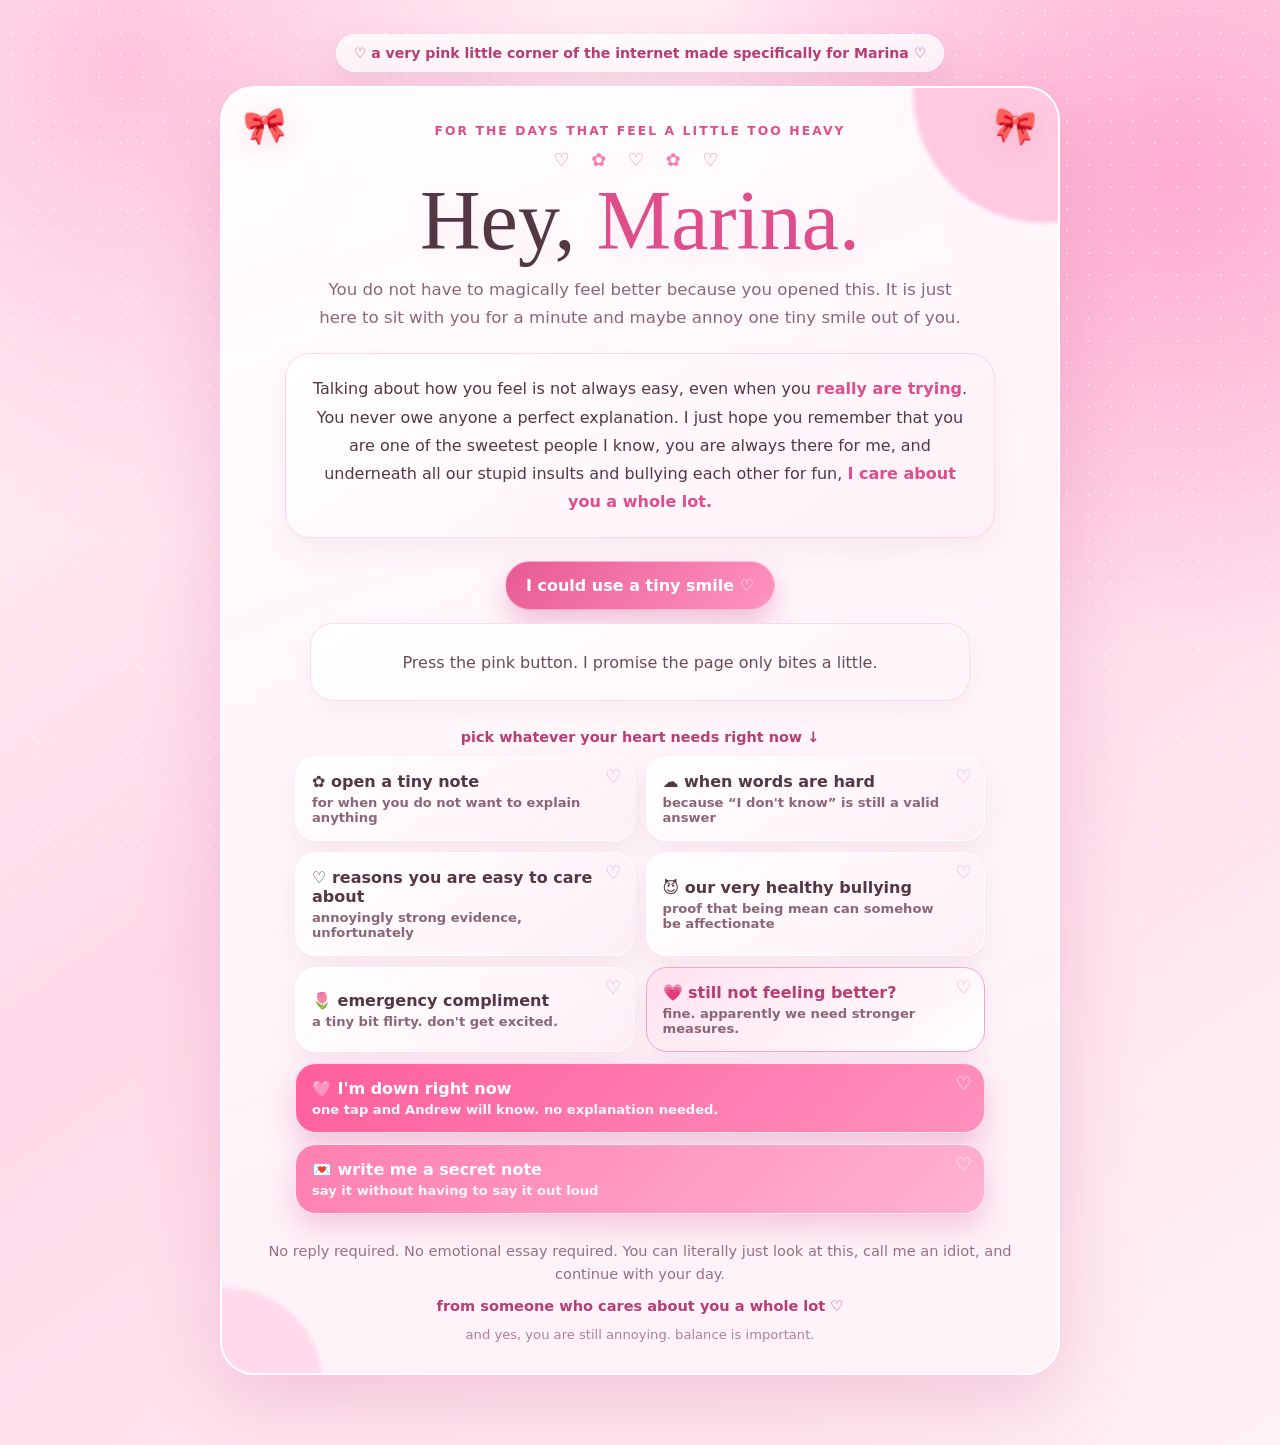
<file: index.html>
<!doctype html>
<html lang="en">
<head>
<meta charset="utf-8">
<meta name="viewport" content="width=device-width,initial-scale=1">
<meta name="theme-color" content="#ff7fb1">
<title>For Marina ♡</title>
<style>
:root{
  --pink:#ff78ad;--pink2:#ff9fc7;--pink3:#ffd3e6;--hot:#df4d8b;
  --berry:#b83d73;--ink:#533744;--muted:#8b6677;--white:rgba(255,255,255,.88);
  --line:rgba(223,77,139,.18);--shadow:0 24px 80px rgba(183,61,115,.20)
}
*{box-sizing:border-box}html{scroll-behavior:smooth}
body{
  margin:0;min-height:100vh;font-family:Inter,ui-rounded,system-ui,-apple-system,"Segoe UI",sans-serif;color:var(--ink);
  background:
    radial-gradient(circle at 10% 5%,#ffc4dc 0,transparent 26%),
    radial-gradient(circle at 92% 12%,#ffadd1 0,transparent 28%),
    radial-gradient(circle at 50% 100%,#ffe6f0 0,transparent 34%),
    linear-gradient(145deg,#fff6fb 0%,#ffd9e9 46%,#fff1f7 100%);
  overflow-x:hidden
}
body:before{content:"";position:fixed;inset:0;pointer-events:none;opacity:.45;background-image:radial-gradient(#fff 1.3px,transparent 1.3px);background-size:22px 22px;z-index:0}
.bg{position:fixed;inset:0;pointer-events:none;overflow:hidden;z-index:0}
.float{position:absolute;bottom:-70px;color:rgba(235,79,143,.34);filter:drop-shadow(0 4px 8px rgba(188,62,116,.08));animation:up linear infinite}
@keyframes up{to{transform:translateY(-125vh) rotate(35deg);opacity:0}}
.wrap{position:relative;z-index:1;width:min(840px,calc(100% - 24px));margin:auto;padding:34px 0 70px}
.pill{width:max-content;max-width:100%;margin:0 auto 14px;padding:10px 17px;border:1px solid #fff;border-radius:999px;background:rgba(255,255,255,.78);box-shadow:0 10px 28px rgba(171,68,114,.12);font-size:.88rem;color:var(--berry);text-align:center;font-weight:800}
.card{position:relative;overflow:hidden;border:2px solid rgba(255,255,255,.93);border-radius:34px;background:linear-gradient(160deg,rgba(255,255,255,.93),rgba(255,241,248,.89));backdrop-filter:blur(16px);box-shadow:var(--shadow);padding:36px 27px 28px}
.card:before,.card:after{content:"";position:absolute;border-radius:50%;filter:blur(2px);opacity:.72}.card:before{width:260px;height:260px;right:-115px;top:-125px;background:#ffb7d5}.card:after{width:190px;height:190px;left:-90px;bottom:-105px;background:#ffd0e4}.card>*{position:relative;z-index:2}
.ribbon{position:absolute!important;z-index:3!important;top:18px;right:22px;font-size:2.15rem;transform:rotate(8deg);filter:drop-shadow(0 7px 12px rgba(190,64,117,.15));animation:bob 2.8s ease-in-out infinite}.ribbon.left{right:auto;left:22px;transform:rotate(-8deg);animation-delay:.7s}@keyframes bob{50%{transform:translateY(-5px) rotate(5deg)}}
.kicker{text-align:center;color:var(--hot);font-size:.77rem;font-weight:900;letter-spacing:.17em;text-transform:uppercase}.hearts{text-align:center;letter-spacing:8px;margin:11px 0;color:var(--pink);font-size:1.12rem;animation:pulse 2.4s ease-in-out infinite}@keyframes pulse{50%{transform:scale(1.06)}}
h1{text-align:center;font-family:Georgia,"Times New Roman",serif;font-size:clamp(2.8rem,8vw,5.25rem);font-weight:500;line-height:.95;margin:8px 0 15px;text-shadow:0 7px 22px rgba(215,79,137,.10)}h1 span{color:var(--hot)}
.sub{text-align:center;max-width:660px;margin:0 auto;color:var(--muted);font-size:1.04rem;line-height:1.67}
.letter{max-width:710px;margin:22px auto 0;padding:21px 20px;border-radius:25px;background:linear-gradient(145deg,#fff,#fff0f7);border:1px solid var(--line);box-shadow:0 12px 28px rgba(183,61,115,.08);font-size:1rem;line-height:1.76;text-align:center}.letter strong{color:var(--hot)}
.actions{display:flex;justify-content:center;gap:11px;flex-wrap:wrap;margin:23px 0 13px}
button{font:inherit;font-weight:850;border:0;border-radius:999px;padding:14px 20px;cursor:pointer;transition:.18s ease}
.primary{color:white;background:linear-gradient(135deg,#e85a94,#ff94bf);box-shadow:0 13px 28px rgba(211,71,131,.32);border:1px solid rgba(255,255,255,.45)}
.secondary{color:var(--berry);background:#fff;border:1px solid var(--line);box-shadow:0 9px 22px rgba(145,78,107,.08)}button:hover{transform:translateY(-2px) scale(1.01)}button:active{transform:scale(.98)}
.response{max-width:660px;min-height:78px;margin:10px auto 0;border-radius:23px;padding:17px 18px;background:linear-gradient(145deg,#fff,#fff5fa);border:1px solid var(--line);display:grid;place-items:center;text-align:center;line-height:1.58;color:#694c5a;box-shadow:0 9px 22px rgba(187,65,116,.06)}.response.pop{animation:pop .32s ease}@keyframes pop{50%{transform:scale(1.025)}}
.menuTitle{text-align:center;margin:28px 0 11px;font-size:.9rem;color:var(--berry);font-weight:900}.menu{display:grid;grid-template-columns:repeat(2,1fr);gap:11px;max-width:690px;margin:0 auto}
.menu button{min-height:68px;text-align:left;padding:15px 16px;border-radius:21px;background:linear-gradient(145deg,rgba(255,255,255,.95),rgba(255,239,247,.94));border:1px solid rgba(255,255,255,.98);box-shadow:0 10px 24px rgba(167,69,111,.09);color:var(--ink);font-weight:900;position:relative;overflow:hidden}
.menu button:after{content:"♡";position:absolute;right:12px;top:9px;color:#f3a0c1;font-size:1.15rem}.menu button span{display:block;color:var(--muted);font-weight:550;font-size:.82rem;margin-top:4px;padding-right:16px}.menu button:hover{background:#fff;box-shadow:0 13px 28px rgba(173,67,114,.14)}.menu .danger{background:linear-gradient(145deg,#ffe2ee,#fff);border:1px solid #efa7c4;color:var(--berry)}
.menu .down{grid-column:1/-1;background:linear-gradient(135deg,#ff5f9c,#ff91bd);color:#fff;border:1px solid rgba(255,255,255,.75);box-shadow:0 13px 30px rgba(208,65,127,.27)}.menu .down span{color:#fff5fa}.menu .down:after{content:"♡";color:#fff}.menu .down:hover{background:linear-gradient(135deg,#f45190,#ff82b3);color:#fff}.menu .down:hover span{color:#fff5fa}.menu .down.sent{background:linear-gradient(135deg,#f28eb7,#ffc2d9)}
.menu .secret{grid-column:1/-1;background:linear-gradient(135deg,#ff7faf,#ffb3d0);color:#fff;border:1px solid rgba(255,255,255,.75);box-shadow:0 13px 30px rgba(208,65,127,.25)}.menu .secret span{color:#fff4f9}.menu .secret:after{color:#fff}.menu .secret:hover{background:linear-gradient(135deg,#ff6fa8,#ffa8cd);color:#fff}.menu .secret:hover span{color:#fff4f9}.menu .secret:hover:after{color:#fff}
.footer{text-align:center;margin-top:25px;color:#967080;font-size:.91rem;line-height:1.6}.sign{margin-top:8px;color:var(--berry);font-weight:900}.tinytease{font-size:.82rem;margin-top:7px;color:#aa8294}
.burst{position:fixed;z-index:35;pointer-events:none;animation:burst 850ms ease forwards}@keyframes burst{to{transform:translate(var(--x),var(--y)) scale(1.65) rotate(20deg);opacity:0}}
.modal{position:fixed;inset:0;z-index:20;display:none;align-items:center;justify-content:center;padding:18px;background:rgba(94,43,67,.34);backdrop-filter:blur(9px)}.modal.show{display:flex;animation:fadeBg .2s ease}@keyframes fadeBg{from{opacity:0}}
.modalCard{position:relative;width:min(570px,100%);max-height:min(84vh,760px);overflow:auto;border-radius:30px;padding:29px 23px 23px;background:linear-gradient(150deg,#fff,#ffeefa);border:2px solid #fff;box-shadow:0 30px 95px rgba(102,45,71,.28);animation:modalIn .25s ease}@keyframes modalIn{from{opacity:0;transform:translateY(12px) scale(.97)}}
.close{position:absolute;right:13px;top:12px;width:39px;height:39px;padding:0;border-radius:50%;background:#fff;color:var(--hot);border:1px solid var(--line);font-size:1.16rem;box-shadow:0 6px 15px rgba(169,67,111,.08)}
.modalIcon{text-align:center;font-size:2.25rem;margin:2px 0 7px}.modalCard h2{text-align:center;margin:0 36px 10px;font-family:Georgia,"Times New Roman",serif;font-weight:500;font-size:2rem;color:var(--hot)}.modalBody{color:#6b4c5c;line-height:1.7;text-align:center}.modalBody p{margin:10px 0}.modalBody strong{color:var(--hot)}
.tags{display:flex;flex-wrap:wrap;justify-content:center;gap:9px;margin-top:15px}.tag{padding:9px 12px;border-radius:999px;background:#fff;border:1px solid var(--line);box-shadow:0 6px 16px rgba(150,78,108,.06);font-size:.9rem;color:var(--ink)}.quoteBox{margin-top:14px;padding:16px;border-radius:20px;background:#fff;border:1px solid var(--line);color:#654956;box-shadow:0 8px 18px rgba(178,66,115,.06)}.modalAction{margin-top:16px}.modalAction button{width:100%}
.arena{position:relative;height:195px;margin-top:14px;border-radius:20px;background:repeating-linear-gradient(135deg,rgba(239,130,173,.08),rgba(239,130,173,.08) 10px,rgba(255,255,255,.66) 10px,rgba(255,255,255,.66) 20px);border:1px dashed rgba(201,79,130,.28);overflow:hidden}.runaway{position:absolute;left:50%;top:50%;transform:translate(-50%,-50%);white-space:nowrap;background:#fff;color:var(--hot);border:1px solid #efabc5;box-shadow:0 9px 20px rgba(157,78,113,.13);touch-action:none}.harder{margin:12px auto 0;min-height:60px;padding:13px;border-radius:18px;background:#fff;border:1px solid var(--line);display:grid;place-items:center;color:#694c59;line-height:1.5}.emergency{display:none;margin:13px auto 0;padding:16px;border-radius:19px;background:linear-gradient(135deg,#fff,#ffeaf4);border:1px solid #efb3ca;line-height:1.65}.emergency.show{display:block;animation:fade .35s ease}@keyframes fade{from{opacity:0;transform:translateY(7px)}}
.secretIntro{padding:14px;border-radius:19px;background:#fff4f9;border:1px solid var(--line);margin-bottom:14px}.feelForm{text-align:left}.feelForm label{display:block;font-size:.88rem;font-weight:900;color:var(--berry);margin:12px 0 7px}.feelForm textarea{width:100%;min-height:150px;resize:vertical;border:1.5px solid #efb0ca;border-radius:18px;padding:14px 15px;background:#fff;color:var(--ink);font:inherit;line-height:1.55;outline:none;box-shadow:inset 0 2px 7px rgba(181,65,113,.04)}.feelForm textarea:focus{border-color:#e96a9d;box-shadow:0 0 0 4px rgba(239,130,173,.12)}.choiceWrap{display:grid;grid-template-columns:1fr 1fr;gap:10px}.choice{position:relative}.choice input{position:absolute;opacity:0;pointer-events:none}.choice label{margin:0;padding:13px 11px;border-radius:17px;border:1px solid var(--line);background:#fff;text-align:center;color:var(--ink);font-size:.88rem;cursor:pointer;transition:.18s}.choice input:checked+label{background:linear-gradient(135deg,#ff8cb9,#ffb7d2);color:#fff;border-color:#ff8cb9;box-shadow:0 9px 20px rgba(204,72,129,.18)}.sendBtn{width:100%;margin-top:14px}.formStatus{min-height:24px;margin-top:11px;text-align:center;font-size:.9rem;color:var(--muted)}.privacy{font-size:.78rem;color:#9a7888;text-align:center;margin-top:11px;line-height:1.45}
@media(max-width:650px){.wrap{padding-top:24px}.card{padding:30px 15px 23px;border-radius:27px}.ribbon{font-size:1.7rem;top:15px;right:13px}.ribbon.left{left:13px}.actions button{width:100%}.menu{grid-template-columns:1fr}.menu .secret,.menu .down{grid-column:auto}.letter{padding:18px}.pill{font-size:.8rem}.modalCard{padding:27px 16px 19px}.modalCard h2{font-size:1.72rem}.arena{height:205px}.choiceWrap{grid-template-columns:1fr}}
</style>
</head>
<body>
<div class="bg" id="bg"></div>
<main class="wrap">
  <div class="pill">♡ a very pink little corner of the internet made specifically for Marina ♡</div>
  <section class="card">
    <div class="ribbon left">🎀</div><div class="ribbon">🎀</div>
    <div class="kicker">for the days that feel a little too heavy</div>
    <div class="hearts">♡ ✿ ♡ ✿ ♡</div>
    <h1>Hey, <span>Marina.</span></h1>
    <p class="sub">You do not have to magically feel better because you opened this. It is just here to sit with you for a minute and maybe annoy one tiny smile out of you.</p>
    <div class="letter">Talking about how you feel is not always easy, even when you <strong>really are trying</strong>. You never owe anyone a perfect explanation. I just hope you remember that you are one of the sweetest people I know, you are always there for me, and underneath all our stupid insults and bullying each other for fun, <strong>I care about you a whole lot.</strong></div>
    <div class="actions"><button class="primary" id="smileBtn">I could use a tiny smile ♡</button></div>
    <div class="response" id="response">Press the pink button. I promise the page only bites a little.</div>
    <div class="menuTitle">pick whatever your heart needs right now ↓</div>
    <div class="menu">
      <button data-open="note">✿ open a tiny note<span>for when you do not want to explain anything</span></button>
      <button data-open="words">☁ when words are hard<span>because “I don't know” is still a valid answer</span></button>
      <button data-open="reasons">♡ reasons you are easy to care about<span>annoyingly strong evidence, unfortunately</span></button>
      <button data-open="us">😈 our very healthy bullying<span>proof that being mean can somehow be affectionate</span></button>
      <button data-open="flirty">🌷 emergency compliment<span>a tiny bit flirty. don't get excited.</span></button>
      <button class="danger" data-open="still">💗 still not feeling better?<span>fine. apparently we need stronger measures.</span></button>
      <button class="down" id="downBtn">🩷 I'm down right now<span>one tap and Andrew will know. no explanation needed.</span></button>
      <button class="secret" data-open="secret">💌 write me a secret note<span>say it without having to say it out loud</span></button>
    </div>
    <div class="footer">No reply required. No emotional essay required. You can literally just look at this, call me an idiot, and continue with your day.<div class="sign">from someone who cares about you a whole lot ♡</div><div class="tinytease">and yes, you are still annoying. balance is important.</div></div>
  </section>
</main>
<div class="modal" id="modal" aria-hidden="true"><div class="modalCard" id="modalCard"><button class="close" id="closeBtn" aria-label="Close">×</button><div class="modalIcon" id="modalIcon">♡</div><h2 id="modalTitle"></h2><div class="modalBody" id="modalBody"></div></div></div>
<script>
const smileMessages=[
"Bad day or not, you are still painfully cute. I checked the rules.",
"You are one of the sweetest people I know, which is honestly suspicious behavior.",
"You do not have to explain everything. I can care about you without a full PowerPoint presentation.",
"You are always there for me, so consider this me showing up for you in the dumbest, pinkest way possible.",
"Official diagnosis: too much stress, not enough being reminded that you are adorable.",
"For the record, I still like you when you are grumpy. Unfortunately, there seems to be no cure.",
"You and I bully each other recreationally, but I hope you know I would never joke about how much I appreciate you.",
"If today has been rude to you, give me its address. I just want to talk.",
"You do not need to be okay today. Just be Marina. That is more than enough.",
"I hope this gets at least half a smile out of you, pretty girl. I am not greedy.",
"You make things lighter for me more often than you probably realize.",
"Even when talking about feelings is hard, I notice that you try. That matters to me.",
"Current status: sweet, important, cute, and still a menace. Nothing has changed.",
"Your brain may be having a bad day, but its opinion of you is currently rejected for lack of evidence."
];
const harderMessages=["Well that won't do. Let's try harder.","Oh, you're stubborn. Fine. Deploying emergency compliments.","Still trying to press it? That's actually kind of cute. Annoying, but cute.","Okay miss impossible-to-cheer-up, I see how this is going to be.","New strategy: aggressive reminder that you mean a lot to me.","You being sad is becoming personally inconvenient because I happen to like your smile.","Fine. Pulling out the serious stuff now. You did this to yourself.","You cannot catch the button, but you did successfully catch another reminder that I care about you.","At this point the button is scared of you. I respect it.","Still here? Good. Then I'm still here too."];
const flirtyMessages=["Even in a bad mood you are still stupidly pretty. Terrible system, honestly.","I was going to be normal about you, but then you had to go and be adorable. Rude.","Your smile is kind of my favorite, so yes, I am officially requesting its return whenever it is ready.","You are cute when you are happy, cute when you are grumpy, and deeply irritating for making both true.","I hope you know I would choose talking to you over a suspicious number of productive activities.","Pretty girl privileges are currently active. You are allowed to rest."];
const content={
note:{icon:'✿',title:'a tiny note for you',html:`<p>You do not have to tell me what is wrong before you are ready.</p><p><strong>“I don't know,” “not right now,”</strong> or even just sitting there quietly is allowed.</p><div class="quoteBox">You have been there for me more times than you probably realize. I can be here too, even if “being here” means making you a ridiculous pink website.</div>`},
words:{icon:'☁',title:'when words are hard',html:`<p>You do not need the perfect sentence to deserve support.</p><p>Trying counts. Changing your mind counts. Silence counts. Saying “I don't know how to explain it” counts too.</p><div class="quoteBox">You can take your time. I would rather understand you slowly than make you feel rushed into saying something you are not ready to say.</div>`},
reasons:{icon:'♡',title:'annoying evidence that you matter',html:`<p>I have collected some extremely scientific evidence:</p><div class="tags"><span class="tag">you always show up</span><span class="tag">you actually try</span><span class="tag">your sweet heart</span><span class="tag">your smile</span><span class="tag">our stupid insults</span><span class="tag">the way we always talk after</span><span class="tag">your cute little attitude</span><span class="tag">you make things lighter</span><span class="tag">because you are you</span></div>`},
us:{icon:'😈',title:'our completely normal bullying',html:`<p>We insult each other like it is a competitive sport, and somehow it is still one of my favorite things about us.</p><p>The important part is that underneath the jokes, <strong>we always know where the line is, we talk after, and we care.</strong></p><div class="quoteBox">So yes, I will continue calling you annoying. But you are <em>my favorite kind</em> of annoying.</div>`},
flirty:{icon:'🌷',title:'emergency compliment',html:`<p id="flirtyText">${flirtyMessages[0]}</p><div class="modalAction"><button class="primary" id="anotherFlirty">give me another one ♡</button></div>`},
still:{icon:'💗',title:'still not feeling better?',html:`<p>Okay, rude. Try pressing the button then.</p><div class="arena" id="arena"><button class="runaway" id="runaway">still not feeling better</button></div><div class="harder" id="harder">Surely this will be easy.</div><div class="emergency" id="emergency"><strong>Okay, serious one for a second.</strong><br>You do not need to be cheerful for me. You do not need to explain anything before you are ready. Even on the days you feel off, quiet, overwhelmed, or impossible to cheer up, you are still the same Marina I care about. The goal is not to force you to feel better. It is just to make sure you do not forget you have someone in your corner.</div>`},
secret:{icon:'💌',title:'write something you do not feel like saying out loud',html:`<div class="secretIntro">This is for the things that are easier to type than say. You do not have to make it sound pretty or explain it perfectly. Just write whatever is in your head.</div><form class="feelForm" id="feelForm"><label for="message">what is going on?</label><textarea id="message" name="message" required maxlength="6000" placeholder="You can say as much or as little as you want..."></textarea><label>what do you want me to do with it?</label><div class="choiceWrap"><div class="choice"><input type="radio" name="preference" id="talk" value="I want to talk about it" required><label for="talk">♡ I want to talk about it</label></div><div class="choice"><input type="radio" name="preference" id="know" value="I just wanted you to know"><label for="know">☁ I just wanted you to know</label></div></div><input type="hidden" name="_subject" value="A note from Marina ♡"><input type="hidden" name="_template" value="table"><button class="primary sendBtn" type="submit">send this to Andrew ♡</button><div class="formStatus" id="formStatus"></div><div class="privacy">This sends the note privately to Andrew's email through FormSubmit. It is not posted on this page, but it is not end-to-end encrypted.</div></form>`}
};
const response=document.getElementById('response'),smileBtn=document.getElementById('smileBtn'),modal=document.getElementById('modal'),modalIcon=document.getElementById('modalIcon'),modalTitle=document.getElementById('modalTitle'),modalBody=document.getElementById('modalBody'),closeBtn=document.getElementById('closeBtn'),downBtn=document.getElementById('downBtn');
let last=-1;
smileBtn.addEventListener('click',()=>{let i;do{i=Math.floor(Math.random()*smileMessages.length)}while(i===last);last=i;response.textContent=smileMessages[i];response.classList.remove('pop');void response.offsetWidth;response.classList.add('pop');heartsBurst(smileBtn);smileBtn.textContent='another one ♡'});
function openModal(key){const c=content[key];modalIcon.textContent=c.icon;modalTitle.textContent=c.title;modalBody.innerHTML=c.html;modal.classList.add('show');modal.setAttribute('aria-hidden','false');document.body.style.overflow='hidden';if(key==='flirty')bindFlirty();if(key==='still')bindRunaway();if(key==='secret')bindSecretForm()}
function closeModal(){modal.classList.remove('show');modal.setAttribute('aria-hidden','true');document.body.style.overflow=''}
document.querySelectorAll('[data-open]').forEach(b=>b.addEventListener('click',()=>{openModal(b.dataset.open);heartsBurst(b)}));closeBtn.addEventListener('click',closeModal);modal.addEventListener('click',e=>{if(e.target===modal)closeModal()});document.addEventListener('keydown',e=>{if(e.key==='Escape')closeModal()});
function bindFlirty(){const txt=document.getElementById('flirtyText'),btn=document.getElementById('anotherFlirty');let i=0;btn.addEventListener('click',()=>{i=(i+1)%flirtyMessages.length;txt.textContent=flirtyMessages[i];heartsBurst(btn)})}
function bindRunaway(){const arena=document.getElementById('arena'),run=document.getElementById('runaway'),harder=document.getElementById('harder'),emergency=document.getElementById('emergency');let tries=0;function move(e){if(e)e.preventDefault();tries++;const ar=arena.getBoundingClientRect(),br=run.getBoundingClientRect();const maxX=Math.max(4,ar.width-br.width-8),maxY=Math.max(4,ar.height-br.height-8);run.style.left=(4+Math.random()*maxX)+'px';run.style.top=(4+Math.random()*maxY)+'px';run.style.transform='none';harder.textContent=harderMessages[(tries-1)%harderMessages.length];heartsBurst(run);if(tries>=6)emergency.classList.add('show')}['pointerenter','pointerdown','touchstart','focus','click'].forEach(ev=>run.addEventListener(ev,move,{passive:false}))}
function bindSecretForm(){const form=document.getElementById('feelForm'),status=document.getElementById('formStatus');form.addEventListener('submit',async e=>{e.preventDefault();const submit=form.querySelector('button[type="submit"]');submit.disabled=true;submit.textContent='sending... ♡';status.textContent='';try{const data=new FormData(form);data.append('_captcha','false');const r=await fetch('https://formsubmit.co/ajax/Andrew.hana2000@gmail.com',{method:'POST',headers:{'Accept':'application/json'},body:data});if(!r.ok)throw new Error('send failed');const pref=data.get('preference');form.reset();status.innerHTML=pref==='I want to talk about it'?'<strong>sent ♡</strong> He will know you want to talk when you are ready.':'<strong>sent ♡</strong> He will know you just wanted him to know, so he can leave it there unless you bring it up.';submit.textContent='sent ♡';heartsBurst(submit)}catch(err){status.textContent='That did not send. Please try again in a second.';submit.disabled=false;submit.textContent='send this to Andrew ♡'}})}
let downSending=false;
downBtn.addEventListener('click',async()=>{if(downSending)return;downSending=true;const original=downBtn.innerHTML;downBtn.disabled=true;downBtn.innerHTML='💌 sending a tiny heads-up...<span>one second ♡</span>';heartsBurst(downBtn);try{const data=new FormData();data.append('status','Marina pressed the “I’m down right now” button.');data.append('message','Marina is feeling down right now. She did not have to explain anything.');data.append('preference','Quick heads-up — check in gently, but do not pressure her to explain.');data.append('_subject','Marina is feeling down ♡');data.append('_template','table');data.append('_captcha','false');const r=await fetch('https://formsubmit.co/ajax/Andrew.hana2000@gmail.com',{method:'POST',headers:{'Accept':'application/json'},body:data});if(!r.ok)throw new Error('send failed');downBtn.classList.add('sent');downBtn.innerHTML='♡ Andrew knows you’re down<span>no explaining required. you did enough.</span>';heartsBurst(downBtn);setTimeout(()=>{downBtn.classList.remove('sent');downBtn.innerHTML=original;downBtn.disabled=false;downSending=false},12000)}catch(err){downBtn.innerHTML='💗 that did not send — tap to try again<span>the internet is being annoying, not you.</span>';downBtn.disabled=false;downSending=false}});
function heartsBurst(el){const r=el.getBoundingClientRect(),cx=r.left+r.width/2,cy=r.top+r.height/2;for(let i=0;i<10;i++){const b=document.createElement('span');b.className='burst';b.textContent=i%3===0?'✿':'♡';b.style.left=cx+'px';b.style.top=cy+'px';b.style.color=i%2?'#e95f99':'#ff9fc7';b.style.setProperty('--x',(Math.random()*180-90)+'px');b.style.setProperty('--y',(-35-Math.random()*130)+'px');document.body.appendChild(b);setTimeout(()=>b.remove(),900)}}
const bg=document.getElementById('bg');for(let i=0;i<25;i++){const f=document.createElement('span');f.className='float';f.textContent=i%5===0?'🎀':(i%3===0?'✿':'♡');f.style.left=Math.random()*100+'vw';f.style.fontSize=(14+Math.random()*18)+'px';f.style.animationDuration=(10+Math.random()*12)+'s';f.style.animationDelay=(-Math.random()*18)+'s';bg.appendChild(f)}
</script>
</body></html>
</file>
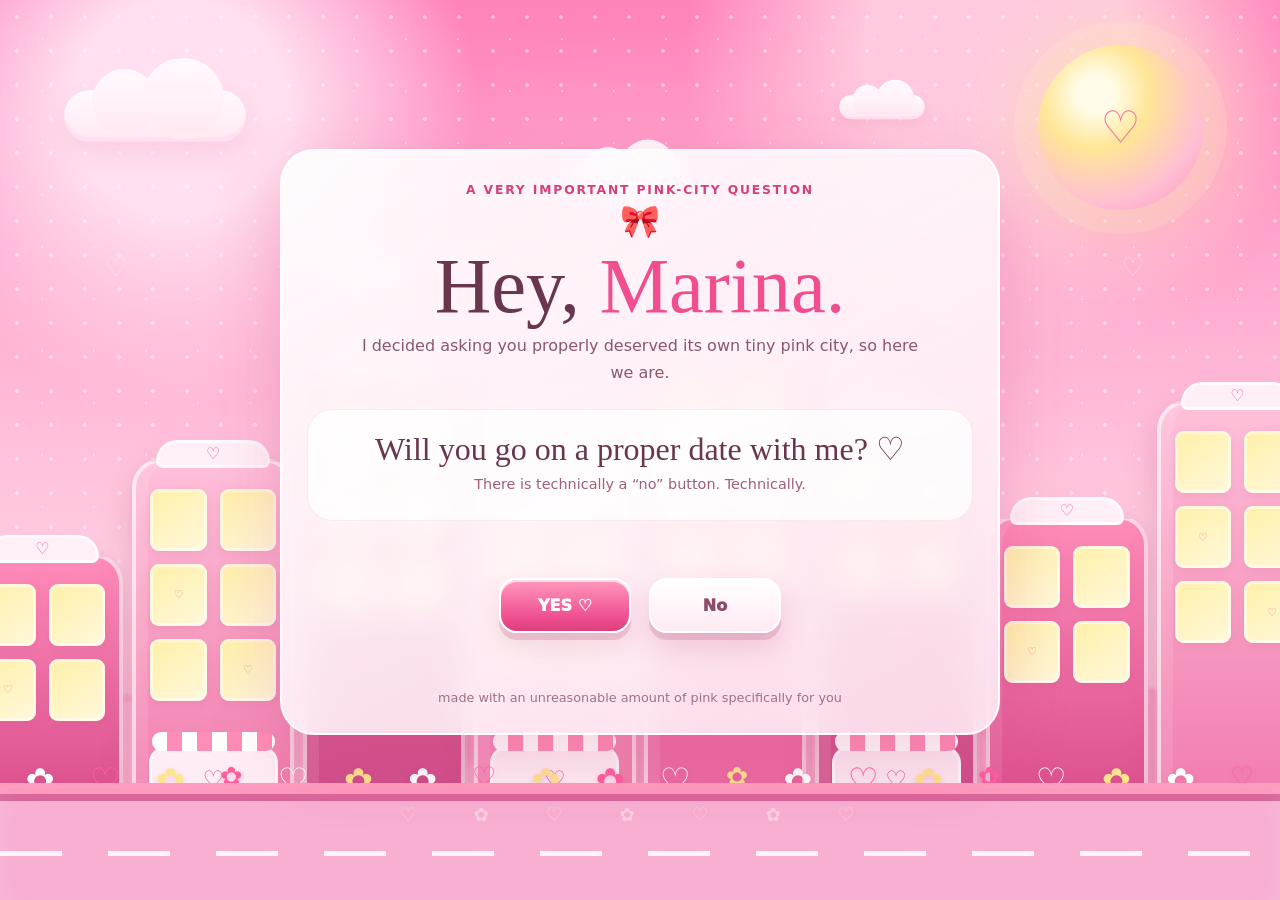
<file: date/index.html>
<!doctype html>
<html lang="en">
<head>
<meta charset="utf-8">
<meta name="viewport" content="width=device-width,initial-scale=1,viewport-fit=cover">
<meta name="theme-color" content="#ff8fbd">
<title>Marina, a proper date? ♡</title>
<link rel="stylesheet" href="base.css">
<link rel="stylesheet" href="effects.css">
<link rel="stylesheet" href="mobile.css">
</head>
<body>
<div class="sky"><div class="fall-layer" id="fallLayer"></div><div class="sun"><span class="sunFace" id="sunFace">♡</span></div><div class="stars"></div><div class="nightOverlay"></div><div class="cloud c1"></div><div class="cloud c2"></div><div class="cloud c3"></div><div class="cloud c4"></div><div class="hills"></div><div class="city">
<div class="b b1"><div class="roof"></div><div class="wins"><i class="w"></i><i class="w"></i><i class="w"></i><i class="w"></i></div></div><div class="b b2"><div class="roof"></div><div class="wins"><i class="w"></i><i class="w"></i><i class="w"></i><i class="w"></i><i class="w"></i><i class="w"></i></div><div class="shop"></div></div><div class="b b3"><div class="roof"></div><div class="wins"><i class="w"></i><i class="w"></i><i class="w"></i><i class="w"></i><i class="w"></i><i class="w"></i></div></div><div class="b b4"><div class="roof"></div><div class="wins"><i class="w"></i><i class="w"></i><i class="w"></i><i class="w"></i></div><div class="shop"></div></div><div class="b b5"><div class="roof"></div><div class="wins"><i class="w"></i><i class="w"></i><i class="w"></i><i class="w"></i><i class="w"></i><i class="w"></i></div></div><div class="b b6"><div class="roof"></div><div class="wins"><i class="w"></i><i class="w"></i><i class="w"></i><i class="w"></i></div><div class="shop"></div></div><div class="b b7"><div class="roof"></div><div class="wins"><i class="w"></i><i class="w"></i><i class="w"></i><i class="w"></i></div></div><div class="b b8"><div class="roof"></div><div class="wins"><i class="w"></i><i class="w"></i><i class="w"></i><i class="w"></i><i class="w"></i><i class="w"></i></div></div></div><div class="flowers"><span class="f">✿</span><span class="f">♡</span><span class="f">✿</span><span class="f">✿</span><span class="f">♡</span><span class="f">✿</span><span class="f">✿</span><span class="f">♡</span><span class="f">✿</span><span class="f">✿</span><span class="f">♡</span><span class="f">✿</span><span class="f">✿</span><span class="f">♡</span><span class="f">✿</span><span class="f">✿</span><span class="f">♡</span><span class="f">✿</span><span class="f">✿</span><span class="f">♡</span></div><div class="road"></div></div>
<button class="message" id="message" type="button" aria-haspopup="dialog" aria-label="1 new message">💌 New message<span class="badge" id="badge">1</span></button><main><section class="card"><div class="step show" id="s1"><div class="mini">a very important pink-city question</div><div class="bow">🎀</div><h1>Hey, <span>Marina.</span></h1><p class="sub">I decided asking you properly deserved its own tiny pink city, so here we are.</p><div class="q"><div class="qtext">Will you go on a proper date with me? ♡</div><div class="tease" id="tease">There is technically a “no” button. Technically.</div></div><div class="answers"><button class="btn yes" id="yes">YES ♡</button><button class="btn no" id="no">No</button></div><div class="tiny">made with an unreasonable amount of pink specifically for you</div></div>
<div class="step" id="s2"><div class="bow">💗 🎀 💗</div><h2>YAY! <span>You said yes.</span></h2><p class="copy">Pick the day that works best for you.</p><div class="datebox"><label for="date">Choose our date ♡</label><input id="date" type="date"><button class="next" id="next" disabled>Next: pick the vibe ♡</button></div></div>
<div class="step" id="s3"><div class="bow">🌷 💕 🌷</div><h2>Pick the <span>date vibe.</span></h2><p class="copy">No spoilers. Pick what sounds cutest and I’ll handle the actual plan.</p><div class="options"><button class="option" data-v="Something outdoors"><span class="ic">🌷</span><strong>Something Outdoors</strong><small>Fresh air, cute views, walking around.</small></button><button class="option" data-v="Something cozy indoors"><span class="ic">🎀</span><strong>Something Cozy Indoors</strong><small>Comfortable, cute, weather-proof.</small></button><button class="option" data-v="Food + somewhere cute"><span class="ic">🍓</span><strong>Food + Somewhere Cute</strong><small>Good food first. The rest is a mystery.</small></button><button class="option" data-v="Something fun and active"><span class="ic">✨</span><strong>Something Fun & Active</strong><small>A little more doing, a little less sitting.</small></button><button class="option" data-v="Chill and talk"><span class="ic">💗</span><strong>Chill & Talk</strong><small>Relaxed, easy, plenty of time together.</small></button><button class="option" data-v="Surprise me"><span class="ic">🎁</span><strong>Surprise Me</strong><small>You pick the day. I pick everything else.</small></button></div><button class="next" id="lock" disabled>Lock it in ♡</button></div>
<div class="step" id="s4"><div class="bow">💞 ✨ 🎀 ✨ 💞</div><h2>It’s a <span>date.</span></h2><p class="copy">Excellent choice. I am now officially way too excited about this.</p><div class="summary" id="summary"></div><div class="ticket" id="ticket"><span class="sparkle sp1">✦</span><span class="sparkle sp2">♡</span><span class="sparkle sp3">✦</span><span class="sparkle sp4">♡</span><div class="ticketTop"><div><div class="ticketLabel">Date Ticket</div><div class="ticketTitle">Marina + Andrew</div></div><div class="admit">Admit Two ♡</div></div><div class="ticketMeta"><div class="ticketField"><b>Date</b><span id="ticketDate">To be chosen</span></div><div class="ticketField"><b>Date vibe</b><span id="ticketVibe">Cute mystery</span></div></div><div class="ticketCountWrap"><div class="ticketCount"><b>Countdown</b><span id="ticketCountdown">Waiting for your date ♡</span></div></div><div class="barcode"><div class="barcodeLabel">Date Pass</div><div class="barcodeBars" aria-hidden="true"></div><div class="barcodeCode" id="barcode">MARINA♡ANDREW</div></div></div><div class="hearts">♡ ♡ ♡ ♡ ♡</div><div class="tiny">Screenshot this so there is absolutely no pretending this never happened.</div></div></section></main>
<div class="modal" id="modal" role="dialog" aria-modal="true" aria-labelledby="letterTitle"><article class="paper"><button class="close" id="close" aria-label="Close">×</button><div class="to" id="letterTitle">Marina ♡</div><div class="letter"><p>You actually said yes. <strong>Huge mistake.</strong></p><p>Too late now though. I’ve got a date to plan and this website is legally binding.</p><p>Can’t wait ♡</p></div><div class="sign">Andrew</div></article></div>
<script src="app.js"></script>
</body>
</html>
</file>
<file: date/base.css>
*{box-sizing:border-box}body{margin:0;min-height:100vh;overflow-x:hidden;font-family:Inter,ui-rounded,system-ui,-apple-system,"Segoe UI",sans-serif;color:#68364d;background:#ff98c4}button,input{font:inherit}button{cursor:pointer}.sky{position:fixed;inset:0;overflow:hidden;pointer-events:none;background:radial-gradient(circle at 14% 12%,#ffdff0 0 8%,transparent 22%),radial-gradient(circle at 78% 6%,#ffcae0 0 10%,transparent 24%),radial-gradient(circle at 50% 46%,#ffc1dc55 0 18%,transparent 48%),linear-gradient(#ff82b8 0%,#ffb8d7 42%,#ffd2e5 67%,#ff9fc8 100%);z-index:0}.sky:before{content:"";position:absolute;inset:0;opacity:.42;background-image:radial-gradient(#fff 1.7px,transparent 1.7px),radial-gradient(#ffeff7 1.3px,transparent 1.3px);background-size:34px 34px,52px 52px;background-position:0 0,16px 13px}.sky:after{content:"♡   ✦   ♡   ✿   ♡   ✦   ♡";position:absolute;left:4vw;right:4vw;top:28%;text-align:center;white-space:pre;letter-spacing:2.4vw;color:#fff7fb;font-size:clamp(18px,2vw,30px);opacity:.42;text-shadow:0 4px 14px #d94f8a44}.sun{position:absolute;right:6vw;top:5vh;width:165px;height:165px;border-radius:50%;background:radial-gradient(circle at 35% 30%,#fffdea 0 11%,#ffe697 34%,#ffbfd3 69%,#ff91bd 100%);box-shadow:0 0 0 24px #fff3c526,0 0 96px #ffe79dbb,0 18px 45px #d94d8c24}.sun:after{content:"♡";position:absolute;inset:0;display:grid;place-items:center;color:#ed79a1;font-size:2.8rem}.cloud{position:absolute;width:182px;height:52px;border-radius:50px;background:linear-gradient(#fffafd,#ffe8f3);box-shadow:0 10px 25px #d64c8920,inset 0 -5px 0 #ffbad733}.cloud:before,.cloud:after{content:"";position:absolute;border-radius:50%;background:inherit}.cloud:before{width:65px;height:65px;left:28px;bottom:8px}.cloud:after{width:82px;height:82px;right:22px;bottom:2px}.c1{left:5vw;top:10vh}.c2{left:42vw;top:17vh;transform:scale(.68)}.c3{right:24vw;top:9vh;transform:scale(.47)}.c4{left:22vw;top:28vh;transform:scale(.42);opacity:.75}.hills{position:absolute;left:-6vw;right:-6vw;bottom:10vh;height:34vh;background:radial-gradient(ellipse at 8% 100%,#ffb8d5 0 25%,transparent 26%),radial-gradient(ellipse at 29% 100%,#fca3ca 0 30%,transparent 31%),radial-gradient(ellipse at 52% 100%,#ffafd1 0 34%,transparent 35%),radial-gradient(ellipse at 76% 100%,#f99bc5 0 29%,transparent 30%),radial-gradient(ellipse at 96% 100%,#ffb9d6 0 26%,transparent 27%);opacity:.75}.city{position:absolute;left:-3vw;right:-3vw;bottom:11vh;height:53vh;display:flex;align-items:end;justify-content:center;gap:.7vw;filter:drop-shadow(0 14px 16px #aa3a6a18)}.b{position:relative;width:13vw;min-width:85px;max-width:180px;border:4px solid #ffffffa8;border-bottom:0;border-radius:30px 30px 0 0;background:linear-gradient(#ff8cba,#db4f8d);box-shadow:inset 12px 0 #ffffff1b,0 18px 34px #92335a22,0 0 0 3px #ffb8d52e}.b:nth-child(even){background:linear-gradient(#ffc0da,#f17cad)}.b:nth-child(3n){background:linear-gradient(#f179ad,#cf4d89)}.b:nth-child(5n){background:linear-gradient(#ff9cc6,#e968a0)}.b1{height:52%}.b2{height:72%}.b3{height:90%}.b4{height:64%}.b5{height:96%}.b6{height:78%}.b7{height:60%}.b8{height:84%}.roof{position:absolute;left:13%;right:13%;top:-22px;height:28px;border-radius:22px 22px 7px 7px;background:#fff0f7;border:3px solid #ffffffaa}.roof:after{content:"♡";position:absolute;left:50%;top:1px;transform:translateX(-50%);color:#e95e98;font-weight:900}.wins{display:grid;grid-template-columns:repeat(2,1fr);gap:13px;padding:27px 14px}.w{position:relative;aspect-ratio:1/1.1;border-radius:9px;background:linear-gradient(145deg,#fff0a8,#fff8dc);box-shadow:inset 0 0 0 3px #ffffff80,0 3px 10px #b54b7521}.w:nth-child(3n):after{content:"♡";position:absolute;inset:0;display:grid;place-items:center;color:#f184ad;font-size:.68rem;font-style:normal}.shop{position:absolute;left:8%;right:8%;bottom:0;height:55px;border-radius:17px 17px 0 0;background:#fff5faee;border:3px solid #ffffffaa;border-bottom:0}.shop:before{content:"";position:absolute;left:0;right:0;top:-17px;height:19px;border-radius:9px;background:repeating-linear-gradient(90deg,#fff 0 15px,#ff8db7 15px 30px)}.shop:after{content:"♡";position:absolute;left:50%;bottom:7px;transform:translateX(-50%);color:#d85b90;font-size:1.5rem}.flowers{position:absolute;left:0;right:0;bottom:11vh;height:82px;display:flex;justify-content:space-around;align-items:end;padding:0 8px;text-shadow:0 4px 9px #c93d7733}.f{font-size:35px;color:#fff;text-shadow:0 3px 7px #c93d7733;transform-origin:bottom center}.f:nth-child(4n){font-size:27px;transform:translateY(-9px)}.f:nth-child(2n){color:#ff5e9e}.f:nth-child(3n){color:#ffe48e}.road{position:absolute;left:0;right:0;bottom:0;height:13vh;background:linear-gradient(#ff91ba 0 9%,#d85e95 9% 15%,#f8afd0 15% 100%);box-shadow:inset 0 10px 24px #ffffff24}.road:before{content:"♡     ✿     ♡     ✿     ♡     ✿     ♡";position:absolute;left:0;right:0;top:18%;text-align:center;color:#ffdbea;font-size:1.15rem;letter-spacing:2vw;opacity:.78}.road:after{content:"";position:absolute;left:0;right:0;top:58%;height:5px;background:repeating-linear-gradient(90deg,#ffffffdd 0 62px,transparent 62px 108px)}main{position:relative;z-index:2;min-height:100vh;display:grid;place-items:center;padding:32px 16px 48px}.card{width:min(720px,100%);padding:32px 25px 28px;border:2px solid #ffffffdd;border-radius:34px;background:linear-gradient(150deg,#ffffffe8,#ffedf6d9);backdrop-filter:blur(17px);box-shadow:0 24px 70px #c63f783c}.step{display:none}.step.show{display:block;animation:in .35s ease}@keyframes in{from{opacity:0;transform:translateY(12px)}}.mini{text-align:center;color:#d63e7c;font-weight:900;font-size:.77rem;letter-spacing:.15em;text-transform:uppercase}.bow{text-align:center;font-size:2rem;margin:5px}h1,h2{text-align:center;font-family:Georgia,"Times New Roman",serif;font-weight:500}h1{font-size:clamp(2.5rem,7vw,4.9rem);line-height:.96;margin:8px 0 10px}h2{font-size:clamp(2rem,6vw,3.3rem);margin:8px 0}h1 span,h2 span{color:#f14e8f}.sub,.copy{text-align:center;max-width:580px;margin:0 auto;color:#89586e;line-height:1.65}.q{margin:23px auto 15px;padding:20px;border-radius:25px;background:#ffffffc7;border:1px solid #e65c931f;text-align:center}.qtext{font:500 clamp(1.45rem,4vw,2rem) Georgia,"Times New Roman",serif}.tease{min-height:24px;margin-top:8px;color:#a05e7a;font-size:.9rem}.answers{min-height:138px;display:flex;align-items:center;justify-content:center;gap:18px;flex-wrap:wrap}.btn,.option,.message,.close{position:relative;border:2px solid #fff;border-radius:18px;font-weight:950;box-shadow:0 7px 0 #a737672f,0 14px 28px #b83d702d,inset 0 2px 0 #ffffffaa;transition:.16s}.btn{padding:16px 29px;min-width:132px}.yes{color:#fff;background:linear-gradient(#ff98be,#ef4f8f 74%,#dc3e7b);transform:scale(var(--s,1));z-index:3}.no{color:#8e4b69;background:linear-gradient(#fff,#ffeaf3)}button:hover{filter:brightness(1.035);transform:translateY(-2px)}button:active{transform:translateY(5px);box-shadow:0 2px 0 #a737672f,0 7px 15px #b83d7025}.yes:hover{transform:scale(var(--s,1)) translateY(-2px)}.yes:active{transform:scale(var(--s,1)) translateY(5px)}.datebox{max-width:420px;margin:20px auto 0;padding:19px;border-radius:23px;background:#ffffffcc;border:1px solid #e2578d22}.datebox label{display:block;margin-bottom:8px;color:#aa587c;font-size:.86rem;font-weight:900}.datebox input{width:100%;padding:15px;border-radius:16px;border:1.5px solid #efacc9;background:#fff;color:#68364d}.next{width:100%;margin-top:13px;padding:15px;border:2px solid #fff;border-radius:17px;color:#fff;font-weight:950;background:linear-gradient(#ff98be,#ef4f8f 74%,#dc3e7b);box-shadow:0 7px 0 #a737672f,0 14px 28px #b83d702d}.next:disabled{opacity:.45;cursor:not-allowed}.options{display:grid;grid-template-columns:repeat(2,1fr);gap:14px;margin-top:18px}.option{min-height:120px;padding:18px;text-align:left;color:#68364d;background:linear-gradient(#fff,#fff0f7)}.option.selected{background:linear-gradient(#ffe5ef,#ffd5e4);border-color:#f36f9f;box-shadow:0 7px 0 #ca457b42,0 0 0 4px #f16e9f1c}.option .ic{display:block;font-size:1.6rem;margin-bottom:6px}.option strong,.option small{display:block}.option small{margin-top:5px;color:#996a80;line-height:1.4}.summary{max-width:500px;margin:19px auto 0;padding:18px;border-radius:22px;background:#ffffffcc;border:1px solid #dd518b22;text-align:center;line-height:1.7}.summary strong{color:#ef4f8f}.hearts{text-align:center;margin-top:15px;color:#ef5f98;font-size:1.5rem;letter-spacing:7px}.tiny{text-align:center;margin-top:16px;color:#9f7186;font-size:.8rem}.message{display:none;position:fixed;z-index:45;top:26px;right:28px;padding:18px 25px;min-height:60px;color:#8f4566;background:linear-gradient(#fff,#ffe2ef 72%,#ffd2e4);border-radius:22px;font-size:1.08rem;letter-spacing:.01em;border-width:3px;box-shadow:0 8px 0 #a7376738,0 18px 34px #a734672c,inset 0 2px 0 #fff}.message:after{content:"♡";font-size:1.1rem;color:#e75590;margin-left:2px}.message.show{display:inline-flex;align-items:center;gap:7px;animation:in .3s ease}.badge{position:absolute;right:-11px;bottom:-11px;min-width:30px;height:30px;padding:0 7px;display:grid;place-items:center;border-radius:50px;background:#e11f3d;color:#fff;border:4px solid #fff;font-size:.86rem;font-weight:950;box-shadow:0 5px 12px #8b1c2f55}.badge.read{display:none}.modal{position:fixed;inset:0;z-index:60;display:none;align-items:center;justify-content:center;padding:18px;background:#642b454f;backdrop-filter:blur(8px)}.modal.show{display:flex}.paper{position:relative;width:min(520px,100%);padding:52px 32px 30px;border-radius:8px 8px 20px 20px;background:repeating-linear-gradient(180deg,#d67c9b1c 0 1px,transparent 1px 32px),linear-gradient(145deg,#fffaf4,#fff1f6);border:2px solid #fff;box-shadow:0 28px 90px #5c243e4d}.paper:after{content:"♡";position:absolute;right:24px;bottom:20px;width:50px;height:50px;border-radius:50%;display:grid;place-items:center;background:#e85891;color:#fff;font-size:1.4rem;box-shadow:0 5px 0 #c94178}.close{position:absolute;right:13px;top:12px;width:42px;height:42px;background:linear-gradient(#fff,#ffe5ef);color:#9c4b6d}.to{font:1.5rem Georgia,"Times New Roman",serif;color:#8d4867;margin-bottom:20px}.letter{font:1.08rem/1.85 Georgia,"Times New Roman",serif;color:#70465a}.letter p{margin:0 0 15px}.letter strong{color:#d94782}.sign{margin-top:18px;font:italic 1.08rem Georgia,"Times New Roman",serif;color:#a34e72}.burst{position:fixed;z-index:70;pointer-events:none;font-size:21px;animation:burst .9s ease-out forwards}@keyframes burst{to{transform:translate(var(--x),var(--y)) rotate(var(--r)) scale(1.5);opacity:0}}
</file>
<file: date/effects.css>
/* background motion */
.sun{animation:sunPulse 4.2s ease-in-out infinite}
@keyframes sunPulse{0%,100%{transform:translateY(0) scale(1);box-shadow:0 0 0 24px #fff3c526,0 0 96px #ffe79dbb,0 18px 45px #d94d8c24}50%{transform:translateY(-7px) scale(1.035);box-shadow:0 0 0 31px #fff3c51f,0 0 120px #ffe79ddd,0 22px 52px #d94d8c2e}}
.cloud{animation:cloudDrift 9s ease-in-out infinite alternate}
.c2{animation-duration:12s;animation-delay:-3s}.c3{animation-duration:10s;animation-delay:-5s}.c4{animation-duration:13s;animation-delay:-7s}
@keyframes cloudDrift{0%{margin-left:-10px;margin-top:0}100%{margin-left:18px;margin-top:7px}}
.w{animation:windowGlow 3.4s ease-in-out infinite}
.w:nth-child(2n){animation-delay:-1.1s}.w:nth-child(3n){animation-delay:-2.2s}.w:nth-child(5n){animation-delay:-.6s}
@keyframes windowGlow{0%,100%{filter:brightness(.96);box-shadow:inset 0 0 0 3px #ffffff80,0 3px 10px #b54b7521}50%{filter:brightness(1.18);box-shadow:inset 0 0 0 3px #ffffffa8,0 0 14px #fff2a9c7,0 0 26px #ffcae085}}
.f{animation:flowerSway 3.1s ease-in-out infinite}.f:nth-child(2n){animation-delay:-1.4s}.f:nth-child(3n){animation-duration:3.8s}
@keyframes flowerSway{0%,100%{rotate:-2deg}50%{rotate:4deg}}
.hills{animation:hillBreathe 7s ease-in-out infinite}
@keyframes hillBreathe{0%,100%{transform:translateY(0)}50%{transform:translateY(5px)}}
.fall-layer{position:absolute;inset:0;overflow:hidden;pointer-events:none;z-index:8}.falling{position:absolute;top:-12vh;line-height:1;opacity:.82;filter:drop-shadow(0 3px 5px #bf3f7430);animation:fallCute var(--dur) linear var(--delay) infinite}
@keyframes fallCute{0%{transform:translate3d(0,-10vh,0) rotate(0deg);opacity:0}8%{opacity:.85}50%{transform:translate3d(var(--drift),54vh,0) rotate(190deg)}100%{transform:translate3d(calc(var(--drift) * -.35),116vh,0) rotate(390deg);opacity:.18}}
.message.show.unread{animation:in .3s ease,messagePulse 1.7s ease-in-out .35s infinite;transform-origin:center}
@keyframes messagePulse{0%,100%{scale:1}50%{scale:1.085}}
.datebox input{cursor:pointer}
.datebox input::-webkit-calendar-picker-indicator{cursor:pointer;transform:scale(1.15)}
@media(prefers-reduced-motion:reduce){.sun,.cloud,.w,.f,.hills,.falling,.message.show.unread{animation:none!important}}
@media(max-width:650px){.card{padding:27px 15px 23px}.options{grid-template-columns:1fr}.city{left:-8vw;right:-8vw;height:49vh}.b{min-width:70px}.wins{gap:8px;padding:20px 8px}.sun{width:118px;height:118px;right:4vw}.message{top:14px;right:14px;padding:15px 19px;min-height:54px;font-size:.94rem;border-radius:19px}.badge{min-width:28px;height:28px;right:-8px;bottom:-8px}.paper{padding:48px 20px 26px}}
.sunFace{position:absolute;inset:0;display:grid;place-items:center;color:#ed79a1;font-size:2.8rem;transition:transform .3s ease,opacity .3s ease,color .3s ease;pointer-events:none}.sun:after{content:none}.message.unread{animation:messagePulse 1.4s ease-in-out infinite}@keyframes messagePulse{0%,100%{transform:scale(1)}50%{transform:scale(1.09)}}.ticket{margin:24px auto 0;max-width:560px;background:radial-gradient(circle at 14% 18%,#fff7fb 0 7%,transparent 8%),radial-gradient(circle at 88% 82%,#fff0f8 0 6%,transparent 7%),linear-gradient(135deg,#ffeaf4,#ffd8e9 54%,#ffc0da);border:2px solid #fff;border-radius:30px;padding:0;overflow:hidden;box-shadow:0 22px 50px #b83d7040,0 0 0 5px #ffffff3d;position:relative}.ticket:before,.ticket:after{content:"";position:absolute;top:50%;width:24px;height:24px;background:#ffadd0;border-radius:50%;transform:translateY(-50%);box-shadow:inset 0 0 0 2px #ffffff90}.ticket:before{left:-12px}.ticket:after{right:-12px}.ticket .sparkle{position:absolute;font-size:1rem;color:#fff7fb;opacity:.9;text-shadow:0 2px 8px #dc5e9433}.ticket .sp1{top:12px;left:16px}.ticket .sp2{top:14px;right:18px}.ticket .sp3{bottom:14px;left:18px}.ticket .sp4{bottom:12px;right:16px}.ticketTop{display:flex;justify-content:space-between;gap:16px;align-items:flex-start;padding:20px 22px 12px;border-bottom:2px dashed #ffffffb5;position:relative}.ticketTop:after{content:"for one very cute date night";position:absolute;left:22px;bottom:-11px;background:#ff7fb2;color:#fff;padding:5px 10px;border-radius:999px;font-size:.68rem;font-weight:900;letter-spacing:.08em;text-transform:uppercase;box-shadow:0 5px 14px #da5a9030}.ticketTitle{font:700 1.42rem Georgia,"Times New Roman",serif;color:#9a4168}.ticketLabel{font-size:.76rem;text-transform:uppercase;letter-spacing:.15em;color:#c14d81;font-weight:900}.ticketMeta{display:grid;grid-template-columns:1fr 1fr;gap:12px;padding:22px 20px 8px}.ticketField{background:#ffffff88;border:1px solid #ffffffc0;border-radius:16px;padding:11px 12px}.ticketField b{display:block;color:#c54981;font-size:.74rem;letter-spacing:.12em;text-transform:uppercase;margin-bottom:4px}.ticketField span{font-weight:700;color:#734157}.ticketCountWrap{padding:4px 20px 0;display:flex;justify-content:center}.ticketCount{display:inline-flex;align-items:center;gap:8px;background:#fff8fb;border:1px solid #ffd7e8;border-radius:999px;padding:10px 14px;box-shadow:inset 0 2px 0 #fff;color:#864660;font-weight:700;max-width:100%}.ticketCount b{font-size:.72rem;letter-spacing:.12em;text-transform:uppercase;color:#c54981}.ticketCount span{white-space:nowrap;overflow:hidden;text-overflow:ellipsis}.barcode{margin:14px 20px 20px;border-radius:18px;background:linear-gradient(#fffafd,#fff3f8);padding:12px 14px 10px;border:1px solid #ffd7e8;box-shadow:inset 0 2px 0 #fff,0 6px 16px #cf5f8d16}.barcodeLabel{text-align:center;font-size:.62rem;font-weight:900;letter-spacing:.18em;text-transform:uppercase;color:#bf5b84;margin-bottom:8px}.barcodeBars{height:42px;border-radius:10px;background:repeating-linear-gradient(90deg,#d94d86 0 3px,transparent 3px 6px,#d94d86 6px 8px,transparent 8px 12px,#d94d86 12px 17px,transparent 17px 21px,#d94d86 21px 23px,transparent 23px 28px,#d94d86 28px 34px,transparent 34px 38px);position:relative;overflow:hidden}.barcodeBars:after{content:"♡";position:absolute;inset:0;display:grid;place-items:center;color:#fff7fb;font-size:1.15rem;text-shadow:0 1px 6px #b53f7044}.barcodeCode{text-align:center;margin-top:7px;font:700 .72rem/1.2 ui-monospace,SFMono-Regular,Menlo,Consolas,monospace;color:#a84e75;letter-spacing:.12em}.admit{font-weight:900;color:#fff;background:linear-gradient(#ff98be,#ef4f8f 74%,#dc3e7b);padding:10px 14px;border-radius:16px;box-shadow:0 6px 0 #a7376725}.nightOverlay{position:absolute;inset:0;background:linear-gradient(#221128b8,#3c1c4dbb 34%,#5c2c63c7 62%,#6b3568b8 79%,#41213b00 100%);opacity:0;transition:opacity 1.2s ease;pointer-events:none}.sky .stars{position:absolute;inset:0;opacity:0;transition:opacity 1.2s ease;pointer-events:none;background-image:radial-gradient(#fff 1.6px,transparent 1.8px),radial-gradient(#ffd8ef 1.2px,transparent 1.4px),radial-gradient(#fff4fb .9px,transparent 1.1px);background-size:44px 44px,68px 68px,92px 92px;background-position:0 0,19px 14px,33px 27px}.night .nightOverlay{opacity:1}.night .stars{opacity:1}.night .hills{filter:brightness(.5) saturate(.85)}.night .road{background:linear-gradient(#965276 0 9%,#6e3758 9% 15%,#a86080 15% 100%)}.night .cloud{opacity:.35;filter:saturate(.65)}.night .sun{background:radial-gradient(circle at 35% 30%,#fff8f1 0 9%,#ffe6b8 22%,#f5c3dd 54%,#e7a0c6 80%,#c36aa2 100%);box-shadow:0 0 0 32px #f9c7e518,0 0 135px #ffdcb6c2,0 22px 62px #12091466}.night .sunFace{color:#fff4fb}.night .b{filter:brightness(.72) saturate(.9)}.night .w{background:linear-gradient(145deg,#fff4c0,#fffce8);box-shadow:inset 0 0 0 3px #ffffff88,0 0 22px #fff4c8e0,0 0 42px #ffcfe6b8}.celebrate .b{animation:buildingParty .9s ease forwards}.celebrate .b:nth-child(1){animation-delay:.05s}.celebrate .b:nth-child(2){animation-delay:.12s}.celebrate .b:nth-child(3){animation-delay:.19s}.celebrate .b:nth-child(4){animation-delay:.26s}.celebrate .b:nth-child(5){animation-delay:.33s}.celebrate .b:nth-child(6){animation-delay:.40s}.celebrate .b:nth-child(7){animation-delay:.47s}.celebrate .b:nth-child(8){animation-delay:.54s}@keyframes buildingParty{0%{transform:translateY(18px);filter:brightness(.85)}45%{transform:translateY(-6px);filter:brightness(1.2)}100%{transform:translateY(0);filter:brightness(1.05)}}.window-flash .w{animation:windowFlash .16s linear 8 !important}@keyframes windowFlash{0%,100%{filter:brightness(.95);box-shadow:inset 0 0 0 3px #ffffff80,0 3px 10px #b54b7521}50%{filter:brightness(1.35);box-shadow:inset 0 0 0 3px #ffffffb5,0 0 16px #fff2a9f0,0 0 34px #ffcae0cf}}.sad-flowers .f{animation:none !important;transform:translateY(8px) rotate(14deg);opacity:.86;filter:saturate(.55)}.serious .f{transform:translateY(12px) rotate(20deg);opacity:.78}.serious .sunFace{transform:translateY(2px) scale(.95)}
</file>
<file: date/mobile.css>
/* Mobile-only layout enhancements. Desktop remains unchanged. */
@media (max-width: 700px){
  html{-webkit-text-size-adjust:100%;text-size-adjust:100%}
  body{min-height:100dvh;overflow-x:hidden}

  /* Keep content clear of iPhone notches and the floating message button. */
  main{
    min-height:100dvh;
    align-items:center;
    padding:
      max(76px,calc(env(safe-area-inset-top) + 58px))
      12px
      max(28px,calc(env(safe-area-inset-bottom) + 22px));
  }
  .card{
    width:100%;
    max-width:560px;
    padding:25px 15px 22px;
    border-radius:27px;
    backdrop-filter:blur(13px);
  }
  h1{font-size:clamp(2.55rem,14vw,4rem);line-height:.98;margin-top:7px}
  h2{font-size:clamp(2.15rem,11vw,3rem);line-height:1.02}
  .mini{font-size:.69rem;letter-spacing:.12em;padding:0 8px}
  .bow{font-size:1.7rem}
  .sub,.copy{font-size:.96rem;line-height:1.55;padding:0 3px}
  .q{margin:18px auto 12px;padding:17px 12px;border-radius:21px}
  .qtext{font-size:clamp(1.35rem,7vw,1.78rem);line-height:1.16}
  .tease{font-size:.84rem;line-height:1.4;min-height:38px;margin-top:9px}
  .tiny{font-size:.76rem;line-height:1.45;padding:0 8px}

  /* Large finger-friendly controls. */
  .answers{min-height:132px;gap:13px;padding:7px 0}
  .btn{min-width:126px;min-height:52px;padding:14px 20px}
  .next{min-height:54px;padding:14px 14px}
  button,.option,.message,.close{-webkit-tap-highlight-color:transparent;touch-action:manipulation}

  /* Date picker is easy to tap across its whole width. */
  .datebox{max-width:none;width:100%;margin-top:17px;padding:16px;border-radius:21px}
  .datebox label{font-size:.86rem;margin-bottom:9px}
  .datebox input{min-height:55px;font-size:16px;padding:13px 14px}
  .datebox input::-webkit-calendar-picker-indicator{width:28px;height:28px;padding:5px}

  /* One date-vibe card per row, but keep each card compact. */
  .options{grid-template-columns:1fr;gap:10px;margin-top:15px}
  .option{min-height:88px;padding:14px 15px;border-radius:18px}
  .option .ic{display:inline-block;font-size:1.35rem;margin:0 8px 0 0;vertical-align:middle}
  .option strong{display:inline;font-size:.98rem;vertical-align:middle}
  .option small{font-size:.79rem;line-height:1.35;margin:6px 0 0 36px}

  /* Final ticket: stacked, compact, and readable without horizontal squeeze. */
  .summary{margin-top:15px;padding:14px 12px;border-radius:18px;font-size:.91rem;line-height:1.55}
  .ticket{width:100%;margin-top:17px;border-radius:24px;box-shadow:0 16px 36px #b83d7036,0 0 0 3px #ffffff35}
  .ticketTop{padding:17px 16px 14px;align-items:center;gap:10px}
  .ticketTitle{font-size:1.22rem}
  .ticketLabel{font-size:.65rem}
  .ticketTop:after{left:16px;bottom:-10px;font-size:.58rem;letter-spacing:.055em;padding:4px 8px}
  .admit{font-size:.78rem;padding:9px 10px;border-radius:13px;white-space:nowrap}
  .ticketMeta{grid-template-columns:1fr;padding:20px 14px 6px;gap:8px}
  .ticketField{padding:10px 11px;border-radius:14px}
  .ticketField b{font-size:.65rem}
  .ticketField span{font-size:.9rem;line-height:1.3;overflow-wrap:anywhere}
  .ticketCountWrap{padding:4px 14px 0}
  .ticketCount{width:100%;justify-content:center;padding:9px 10px;gap:6px;font-size:.86rem;text-align:center}
  .ticketCount b{font-size:.62rem;flex:0 0 auto}
  .ticketCount span{white-space:normal}
  .barcode{margin:11px 14px 16px;padding:10px 10px 9px;border-radius:15px}
  .barcodeBars{height:34px}
  .barcodeCode{font-size:.61rem;letter-spacing:.07em;overflow-wrap:anywhere}
  .barcodeLabel{font-size:.56rem;margin-bottom:6px}
  .hearts{font-size:1.18rem;letter-spacing:5px;margin-top:11px}

  /* Message notification stays visible without fighting the notch. */
  .message{
    top:max(12px,calc(env(safe-area-inset-top) + 6px));
    right:max(12px,calc(env(safe-area-inset-right) + 10px));
    min-height:50px;
    padding:13px 17px;
    border-radius:17px;
    font-size:.88rem;
    box-shadow:0 6px 0 #a7376732,0 12px 24px #a7346726,inset 0 2px 0 #fff;
  }
  .badge{right:-7px;bottom:-7px;min-width:26px;height:26px;border-width:3px;font-size:.74rem}

  /* Letter modal becomes a comfortable mobile sheet. */
  .modal{padding:max(12px,env(safe-area-inset-top)) 12px max(12px,env(safe-area-inset-bottom))}
  .paper{width:100%;max-height:88dvh;overflow:auto;padding:49px 18px 24px;border-radius:16px 16px 22px 22px}
  .close{width:44px;height:44px;right:10px;top:9px}
  .to{font-size:1.32rem;margin-bottom:15px}
  .letter{font-size:1rem;line-height:1.7}

  /* Keep the background cute without requiring desktop-sized buildings. */
  .sun{width:104px;height:104px;right:3vw;top:6vh}
  .sunFace{font-size:2rem}
  .cloud{width:135px;height:40px}
  .cloud:before{width:48px;height:48px;left:20px}
  .cloud:after{width:60px;height:60px;right:15px}
  .c1{left:-4vw;top:12vh}.c2{left:35vw;top:20vh}.c3{right:18vw;top:10vh}.c4{left:12vw;top:31vh}
  .hills{height:30vh;bottom:9vh}
  .city{left:-24vw;right:-24vw;bottom:9vh;height:43vh;gap:1vw}
  .b{width:17vw;min-width:62px;border-width:3px;border-radius:20px 20px 0 0}
  .roof{top:-17px;height:22px;border-width:2px}
  .wins{gap:7px;padding:17px 7px}
  .w{border-radius:6px}
  .shop{height:42px}
  .shop:before{top:-13px;height:15px;background:repeating-linear-gradient(90deg,#fff 0 11px,#ff8db7 11px 22px)}
  .flowers{bottom:9vh;height:58px}
  .f{font-size:25px}.f:nth-child(4n){font-size:21px}
  .road{height:11vh}
  .road:after{height:3px;background:repeating-linear-gradient(90deg,#ffffffdd 0 35px,transparent 35px 62px)}
  .road:before{font-size:.9rem;letter-spacing:1.2vw}
}

/* Small phones: preserve breathing room down to ~320px wide. */
@media (max-width: 390px){
  main{padding-left:9px;padding-right:9px}
  .card{padding-left:12px;padding-right:12px;border-radius:23px}
  h1{font-size:clamp(2.35rem,14vw,3.25rem)}
  .answers{gap:9px}
  .btn{min-width:112px;padding-left:16px;padding-right:16px}
  .ticketTop{padding-left:13px;padding-right:13px}
  .ticketTitle{font-size:1.12rem}
  .admit{font-size:.71rem;padding:8px 8px}
  .ticketTop:after{left:13px;font-size:.52rem}
  .barcodeCode{font-size:.56rem;letter-spacing:.045em}
  .message{font-size:.82rem;padding:12px 14px}
}

/* Touchscreens should not get stuck in desktop hover transforms. */
@media (hover:none) and (pointer:coarse){
  button:hover{filter:none;transform:none}
  .yes:hover{transform:scale(var(--s,1))}
  .option:hover{filter:none}
}
</file>
